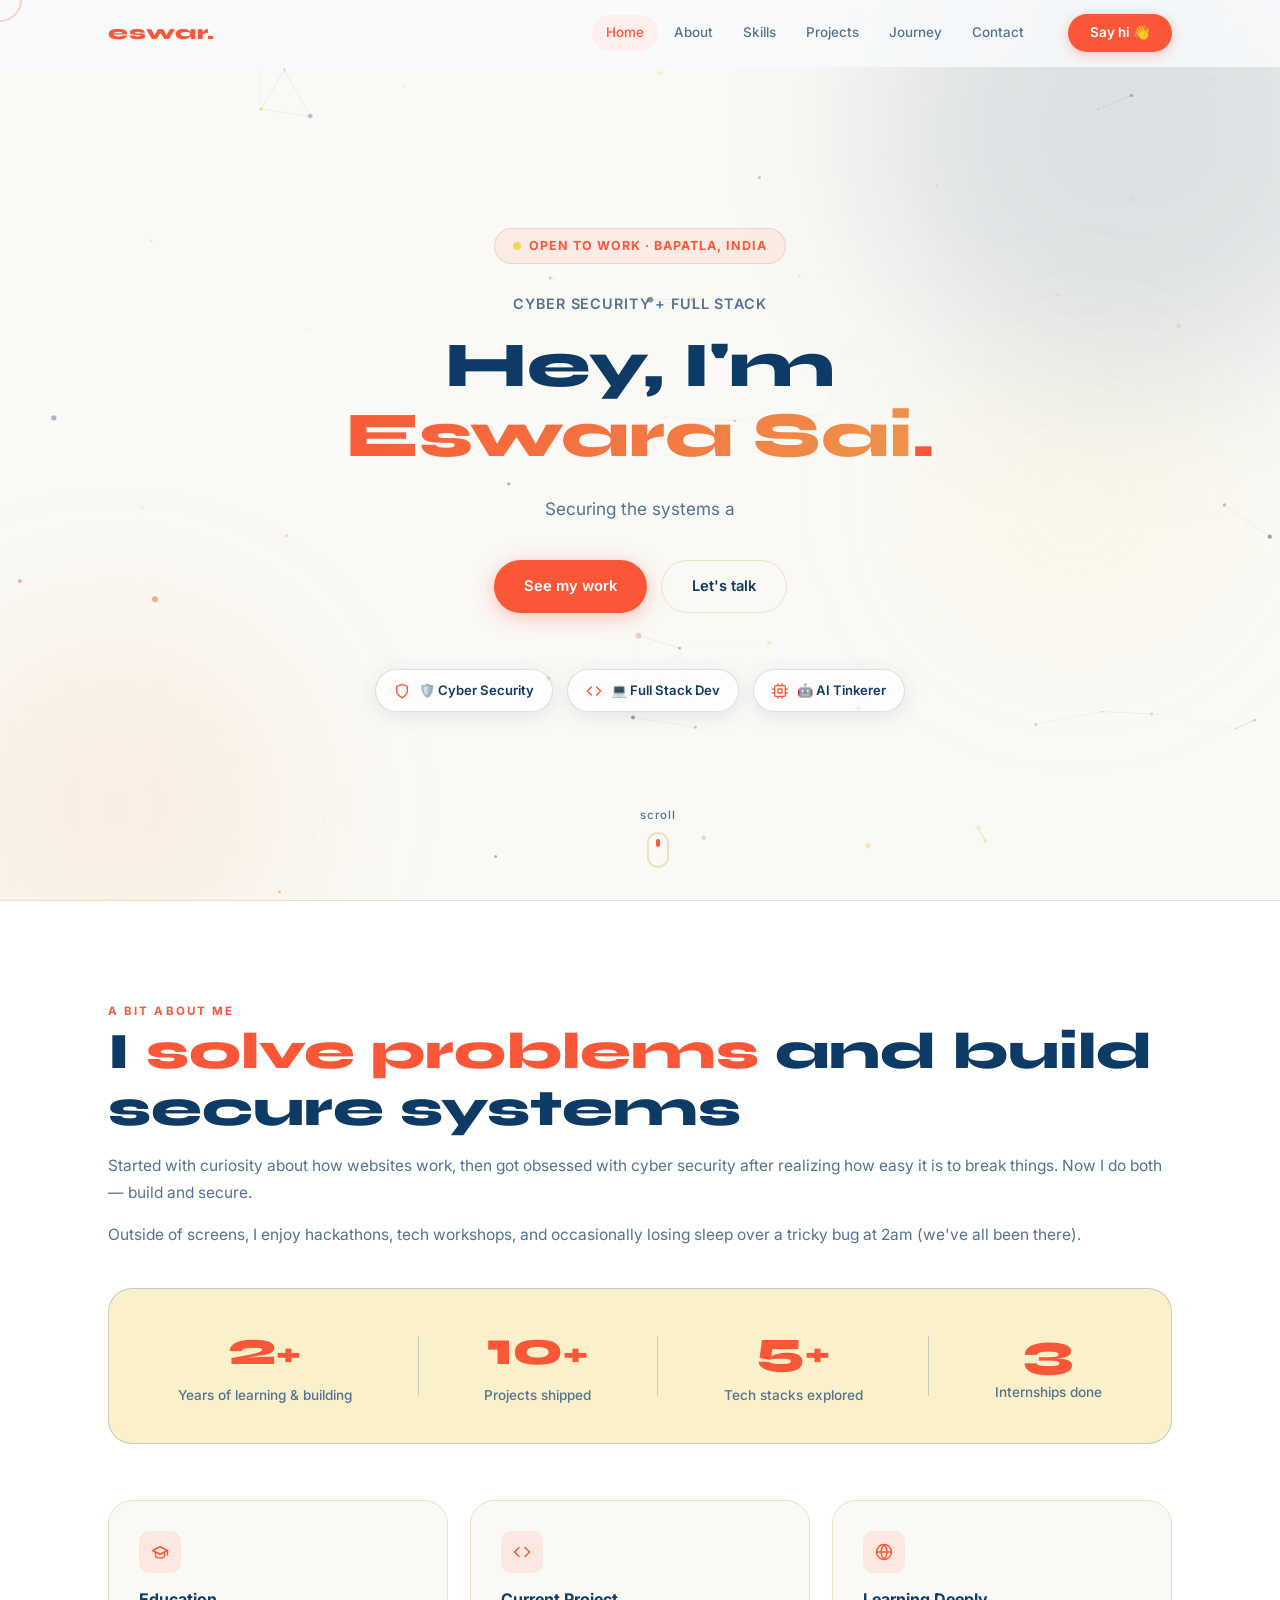
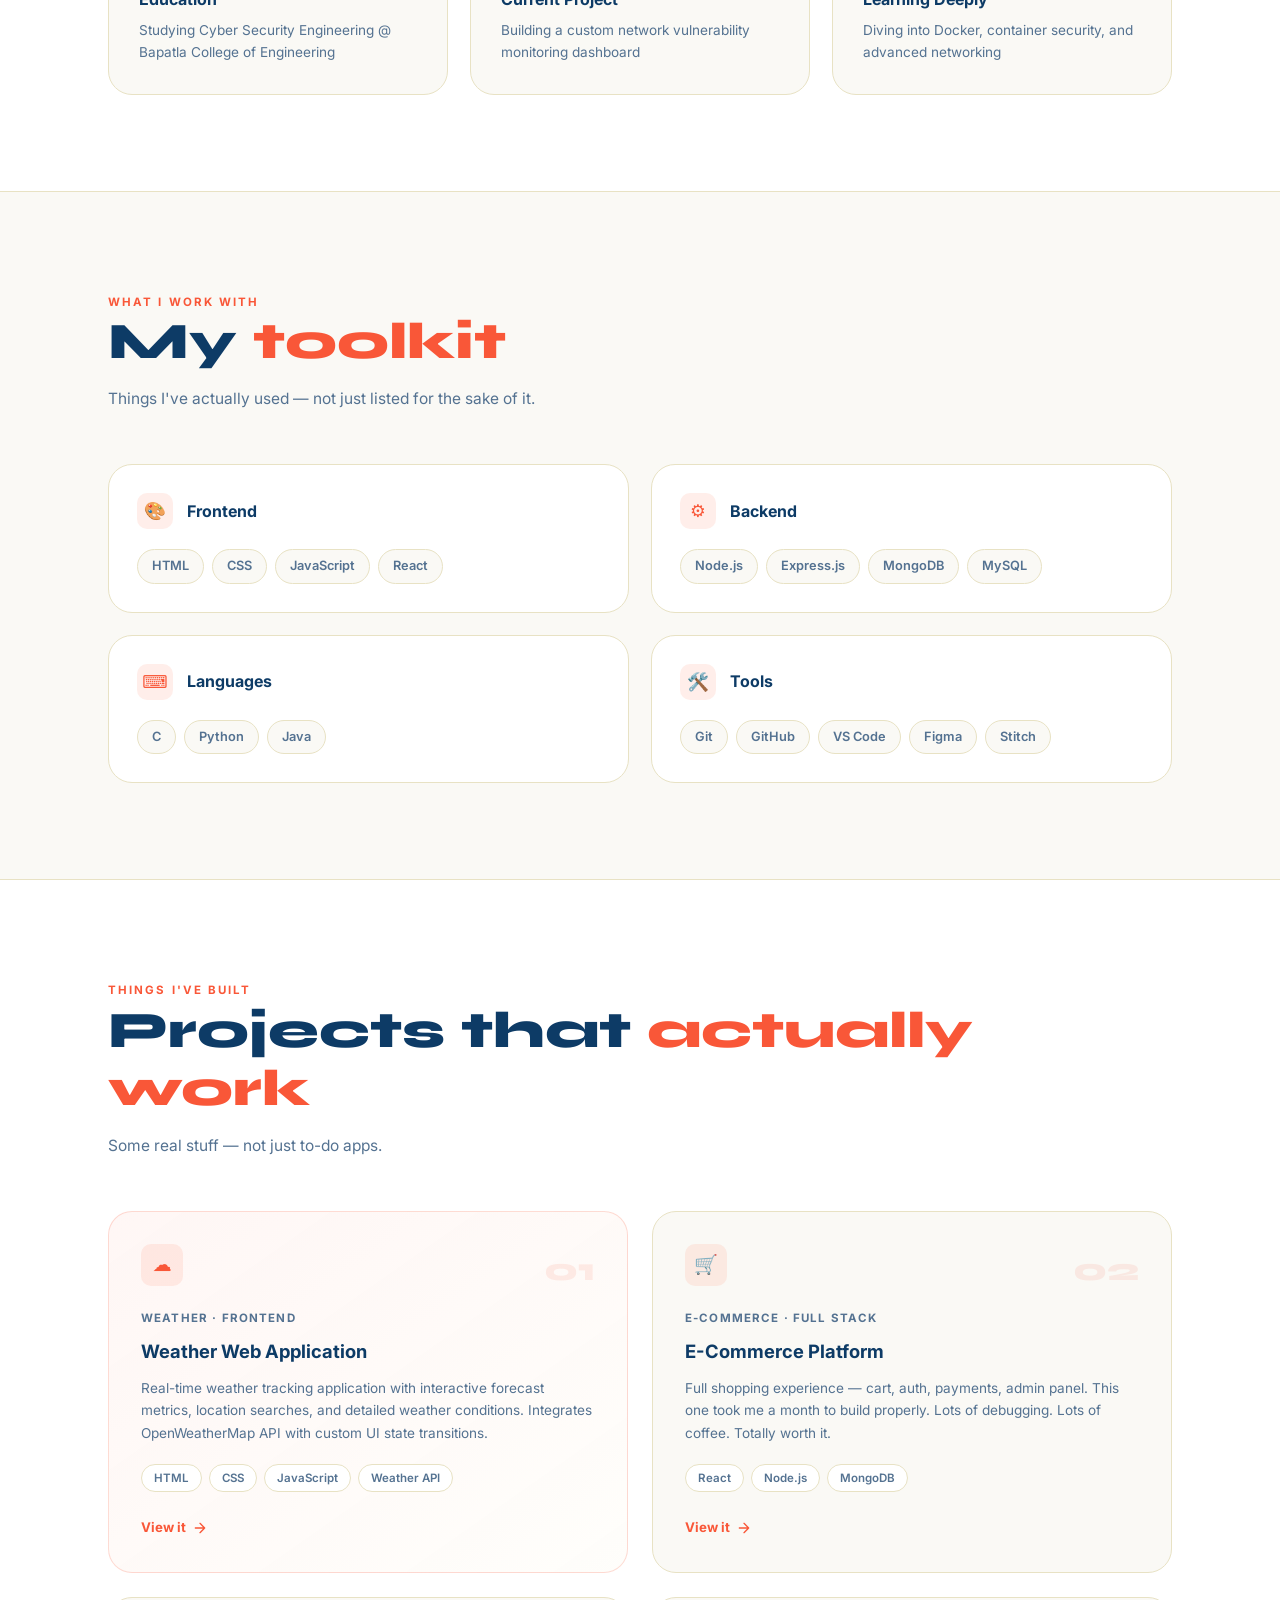
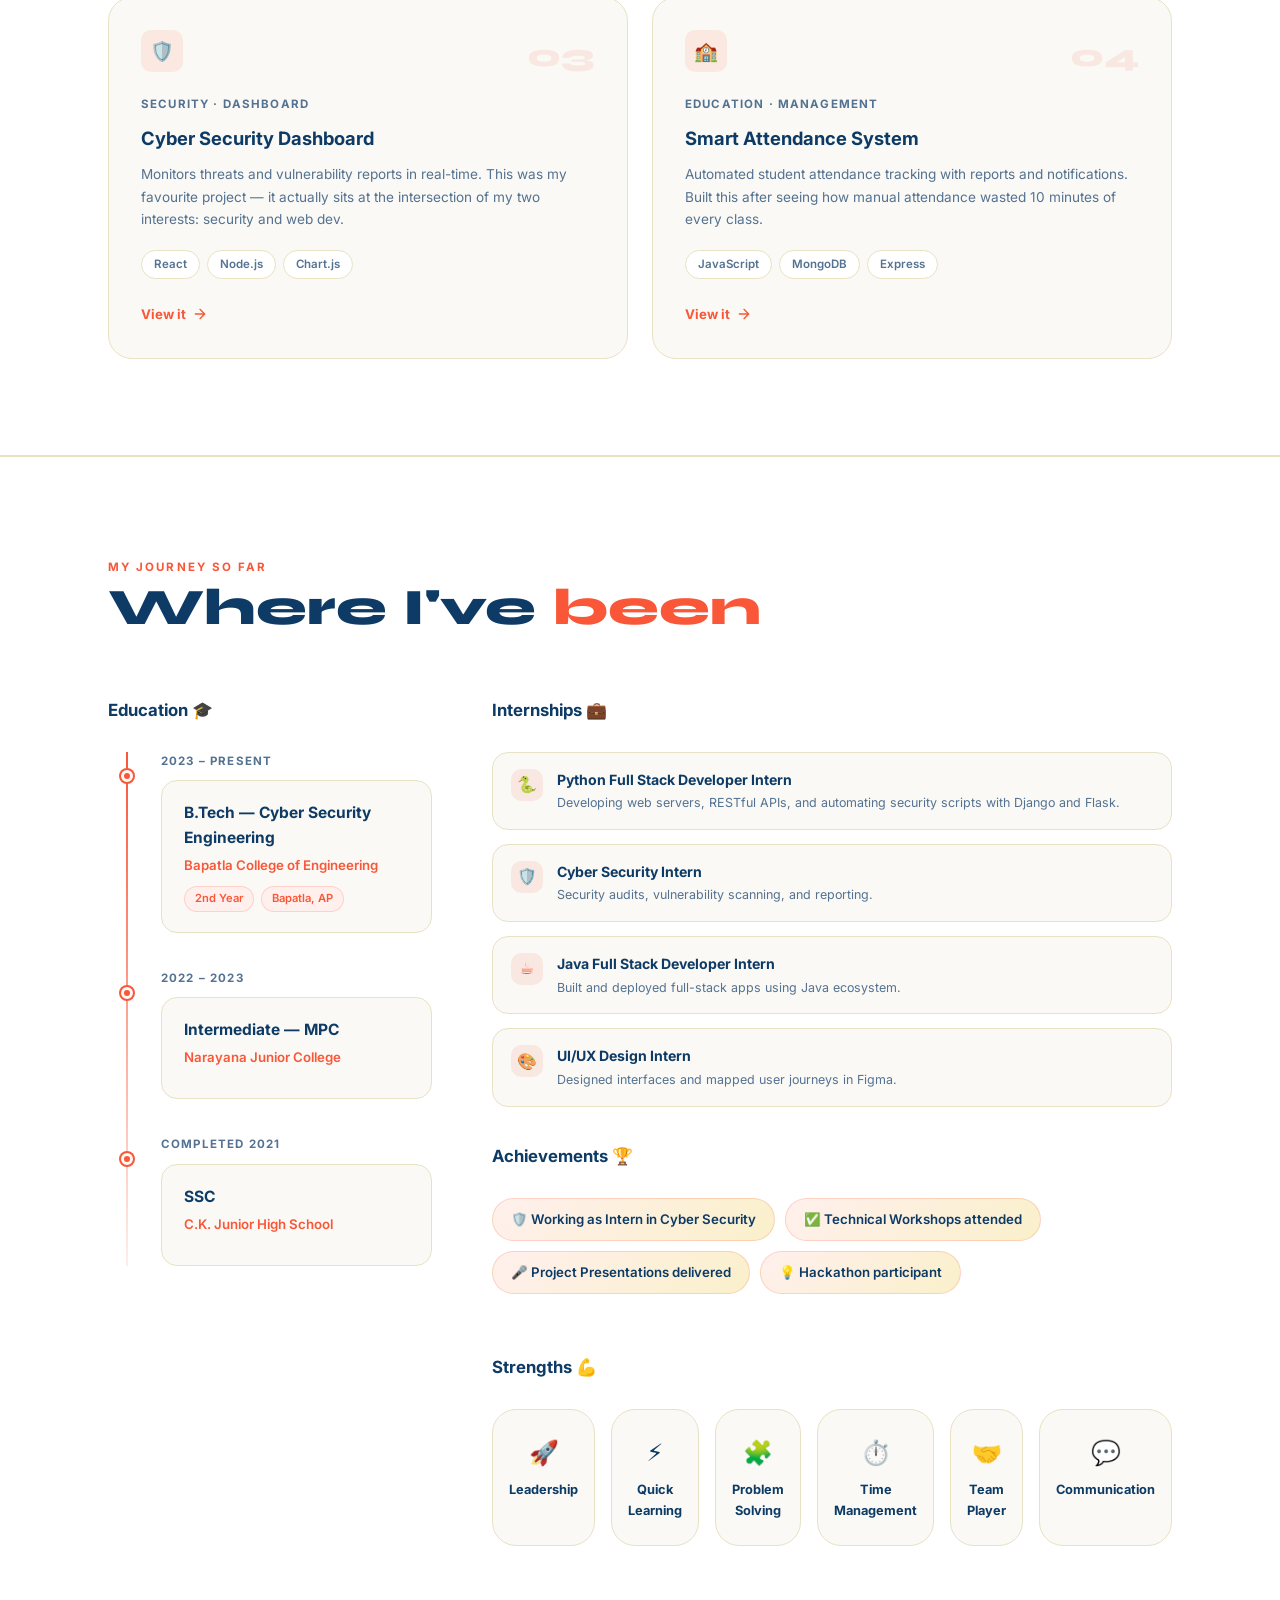
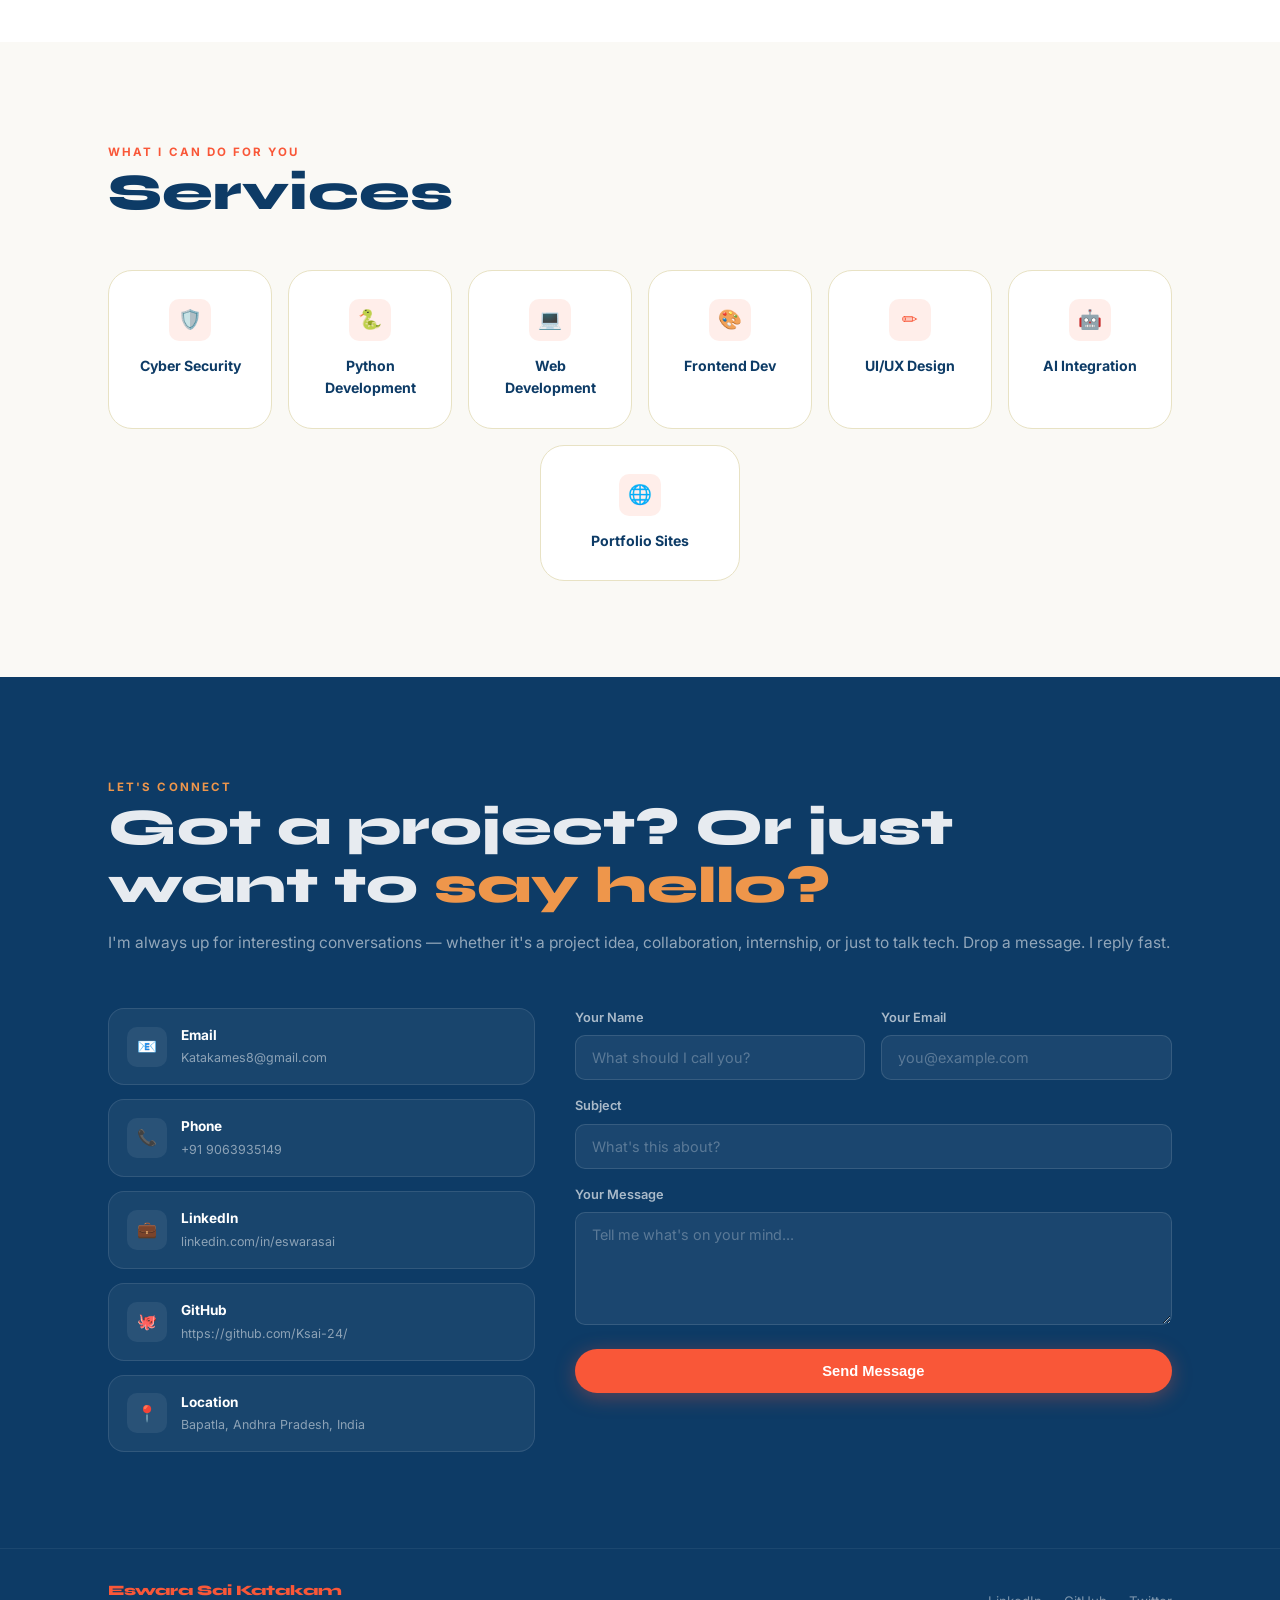
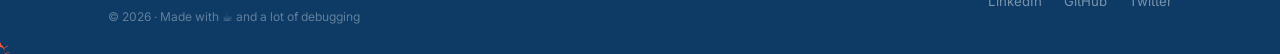
<file: index.html>
<!DOCTYPE html>
<html lang="en">

<head>
  <meta charset="UTF-8" />
  <meta name="viewport" content="width=device-width, initial-scale=1.0" />
  <meta name="description"
    content="Eswara Sai Katakam — Cyber Security student & Full Stack Developer from Bapatla. I build things for the web and try to keep them secure." />
  <title>Eswara Sai · Portfolio</title>
  <link rel="preconnect" href="https://fonts.googleapis.com" />
  <link rel="preconnect" href="https://fonts.gstatic.com" crossorigin />
  <link
    href="https://fonts.googleapis.com/css2?family=Inter:wght@400;500;600;700;800&family=Syne:wght@700;800&family=Caveat:wght@500;700&display=swap"
    rel="stylesheet" />
  <link rel="stylesheet" href="style.css" />
</head>

<body>

  <!-- NAV -->
  <header class="navbar" id="navbar">
    <div class="nav-container">
      <a href="#home" class="nav-logo">eswar<span>.</span></a>
      <nav class="nav-links" id="navLinks">
        <a href="#home" class="nav-link active">Home</a>
        <a href="#about" class="nav-link">About</a>
        <a href="#skills" class="nav-link">Skills</a>
        <a href="#projects" class="nav-link">Projects</a>
        <a href="#experience" class="nav-link">Journey</a>
        <a href="#contact" class="nav-link">Contact</a>
      </nav>
      <a href="mailto:eswarasai@example.com" class="btn-hire" id="nav-hire">Say hi 👋</a>
      <button class="hamburger" id="hamburger" aria-label="menu">
        <span></span>
        <span></span>
        <span></span>
      </button>
    </div>
  </header>

  <main>

    <!-- ── HERO ── -->
    <section class="hero" id="home">
      <canvas id="heroCanvas"></canvas>
      <div class="hero-shape s1"></div>
      <div class="hero-shape s2"></div>
      <div class="hero-shape s3"></div>

      <div class="hero-content">
        <div class="hero-badge">
          <span class="badge-pulse"></span> Open to work · Bapatla, India
        </div>
        <p class="hero-role">Cyber Security + Full Stack</p>
        <h1 class="hero-name">
          Hey, I'm <span class="name-k">Eswara Sai</span><span class="dot">.</span>
        </h1>
        <p class="hero-desc"></p>
        <div class="hero-cta">
          <a href="#projects" class="btn-primary" id="hero-work-btn">See my work</a>
          <a href="#contact" class="btn-outline" id="hero-talk-btn">Let's talk</a>
        </div>
        <div class="hero-glass-cards">
          <div class="glass-card gc1">
            <svg xmlns="http://www.w3.org/2000/svg" viewBox="0 0 24 24" fill="none" stroke="currentColor"
              stroke-width="2" stroke-linecap="round" stroke-linejoin="round">
              <path d="M12 22s8-4 8-10V5l-8-3-8 3v7c0 6 8 10 8 10z"></path>
            </svg>
            <span>🛡️ Cyber Security</span>
          </div>
          <div class="glass-card gc2">
            <svg xmlns="http://www.w3.org/2000/svg" viewBox="0 0 24 24" fill="none" stroke="currentColor"
              stroke-width="2" stroke-linecap="round" stroke-linejoin="round">
              <polyline points="16 18 22 12 16 6"></polyline>
              <polyline points="8 6 2 12 8 18"></polyline>
            </svg>
            <span>💻 Full Stack Dev</span>
          </div>
          <div class="glass-card gc3">
            <svg xmlns="http://www.w3.org/2000/svg" viewBox="0 0 24 24" fill="none" stroke="currentColor"
              stroke-width="2" stroke-linecap="round" stroke-linejoin="round">
              <rect x="4" y="4" width="16" height="16" rx="2" ry="2"></rect>
              <rect x="9" y="9" width="6" height="6"></rect>
              <line x1="9" y1="1" x2="9" y2="4"></line>
              <line x1="15" y1="1" x2="15" y2="4"></line>
              <line x1="9" y1="20" x2="9" y2="23"></line>
              <line x1="15" y1="20" x2="15" y2="23"></line>
              <line x1="20" y1="9" x2="23" y2="9"></line>
              <line x1="20" y1="15" x2="23" y2="15"></line>
              <line x1="1" y1="9" x2="4" y2="9"></line>
              <line x1="1" y1="15" x2="4" y2="15"></line>
            </svg>
            <span>🤖 AI Tinkerer</span>
          </div>
        </div>
      </div>

      <div class="hero-scroll" id="scroll-cue">
        <span>scroll</span>
        <div class="scroll-wheel"></div>
      </div>
    </section>

    <!-- ── ABOUT ── -->
    <section class="about section reveal" id="about">
      <div class="container">
        <span class="section-eyebrow">A bit about me</span>
        <h2 class="section-heading">
          I <span class="accent">solve problems</span> and build secure systems
        </h2>
        <p class="section-sub">
          Started with curiosity about how websites work, then got obsessed with
          cyber security after realizing how easy it is to break things.
          Now I do both — build and secure.
        </p>
        <p class="section-sub">
          Outside of screens, I enjoy hackathons, tech workshops, and occasionally
          losing sleep over a tricky bug at 2am (we've all been there).
        </p>

        <div class="about-stats">
          <div class="astat">
            <span class="astat-num" data-target="2">0</span><span class="astat-plus">+</span>
            <p>Years of learning & building</p>
          </div>
          <div class="astat-line"></div>
          <div class="astat">
            <span class="astat-num" data-target="10">0</span><span class="astat-plus">+</span>
            <p>Projects shipped</p>
          </div>
          <div class="astat-line"></div>
          <div class="astat">
            <span class="astat-num" data-target="5">0</span><span class="astat-plus">+</span>
            <p>Tech stacks explored</p>
          </div>
          <div class="astat-line"></div>
          <div class="astat">
            <span class="astat-num" data-target="3">0</span>
            <p>Internships done</p>
          </div>
        </div>

        <div class="about-cards">
          <div class="about-card">
            <div class="ac-icon">
              <svg xmlns="http://www.w3.org/2000/svg" viewBox="0 0 24 24" fill="none" stroke="currentColor"
                stroke-width="2" stroke-linecap="round" stroke-linejoin="round">
                <path d="M22 10v6M2 10l10-5 10 5-10 5z"></path>
                <path d="M6 12v5c0 2 2 3 6 3s6-1 6-3v-5"></path>
              </svg>
            </div>
            <h3>Education</h3>
            <p>Studying Cyber Security Engineering @ Bapatla College of Engineering</p>
          </div>
          <div class="about-card">
            <div class="ac-icon">
              <svg xmlns="http://www.w3.org/2000/svg" viewBox="0 0 24 24" fill="none" stroke="currentColor"
                stroke-width="2" stroke-linecap="round" stroke-linejoin="round">
                <polyline points="16 18 22 12 16 6"></polyline>
                <polyline points="8 6 2 12 8 18"></polyline>
              </svg>
            </div>
            <h3>Current Project</h3>
            <p>Building a custom network vulnerability monitoring dashboard</p>
          </div>
          <div class="about-card">
            <div class="ac-icon">
              <svg xmlns="http://www.w3.org/2000/svg" viewBox="0 0 24 24" fill="none" stroke="currentColor"
                stroke-width="2" stroke-linecap="round" stroke-linejoin="round">
                <circle cx="12" cy="12" r="10"></circle>
                <line x1="2" y1="12" x2="22" y2="12"></line>
                <path d="M12 2a15.3 15.3 0 0 1 4 10 15.3 15.3 0 0 1-4 10 15.3 15.3 0 0 1-4-10 15.3 15.3 0 0 1 4-10z">
                </path>
              </svg>
            </div>
            <h3>Learning Deeply</h3>
            <p>Diving into Docker, container security, and advanced networking</p>
          </div>
        </div>
      </div>
    </section>

    <!-- ── SKILLS ── -->
    <section class="skills section reveal" id="skills">
      <div class="container">
        <span class="section-eyebrow">What I work with</span>
        <h2 class="section-heading">My <span class="accent">toolkit</span></h2>
        <p class="section-sub">Things I've actually used — not just listed for the sake of it.</p>

        <div class="skills-grid">
          <div class="skill-group">
            <div class="sg-header">
              <span class="sg-icon">🎨</span>
              <h3>Frontend</h3>
            </div>
            <div class="skill-pills">
              <span class="skill-pill">HTML</span>
              <span class="skill-pill">CSS</span>
              <span class="skill-pill">JavaScript</span>
              <span class="skill-pill">React</span>
            </div>
          </div>

          <div class="skill-group">
            <div class="sg-header">
              <span class="sg-icon">⚙️</span>
              <h3>Backend</h3>
            </div>
            <div class="skill-pills">
              <span class="skill-pill">Node.js</span>
              <span class="skill-pill">Express.js</span>
              <span class="skill-pill">MongoDB</span>
              <span class="skill-pill">MySQL</span>
            </div>
          </div>

          <div class="skill-group">
            <div class="sg-header">
              <span class="sg-icon">⌨️</span>
              <h3>Languages</h3>
            </div>
            <div class="skill-pills">
              <span class="skill-pill">C</span>
              <span class="skill-pill">Python</span>
              <span class="skill-pill">Java</span>
            </div>
          </div>

          <div class="skill-group">
            <div class="sg-header">
              <span class="sg-icon">🛠️</span>
              <h3>Tools</h3>
            </div>
            <div class="skill-pills">
              <span class="skill-pill">Git</span>
              <span class="skill-pill">GitHub</span>
              <span class="skill-pill">VS Code</span>
              <span class="skill-pill">Figma</span>
              <span class="skill-pill">Stitch</span>
            </div>
          </div>
        </div>


      </div>
    </section>

    <!-- ── PROJECTS ── -->
    <section class="projects section" id="projects">
      <div class="container">
        <span class="section-eyebrow">Things I've built</span>
        <h2 class="section-heading">Projects that <span class="accent">actually work</span></h2>
        <p class="section-sub">Some real stuff — not just to-do apps.</p>

        <div class="projects-grid">
          <article class="proj-card featured">
            <div class="proj-top">
              <div class="proj-icon">☁️</div>
              <span class="proj-num">01</span>
            </div>
            <span class="proj-cat">Weather · Frontend</span>
            <h3>Weather Web Application</h3>
            <p>
              Real-time weather tracking application with interactive forecast metrics, location searches, and detailed
              weather conditions. Integrates OpenWeatherMap API with custom UI state transitions.
            </p>
            <div class="proj-techs">
              <span>HTML</span>
              <span>CSS</span>
              <span>JavaScript</span>
              <span>Weather API</span>
            </div>
            <a href="#" class="proj-link">
              View it
              <svg viewBox="0 0 24 24" fill="none" stroke="currentColor" stroke-width="2" stroke-linecap="round"
                stroke-linejoin="round">
                <path d="M5 12h14M12 5l7 7-7 7" />
              </svg>
            </a>
          </article>

          <article class="proj-card">
            <div class="proj-top">
              <div class="proj-icon">🛒</div>
              <span class="proj-num">02</span>
            </div>
            <span class="proj-cat">E-Commerce · Full Stack</span>
            <h3>E-Commerce Platform</h3>
            <p>
              Full shopping experience — cart, auth, payments, admin panel.
              This one took me a month to build properly. Lots of debugging.
              Lots of coffee. Totally worth it.
            </p>
            <div class="proj-techs">
              <span>React</span>
              <span>Node.js</span>
              <span>MongoDB</span>
            </div>
            <a href="#" class="proj-link">
              View it
              <svg viewBox="0 0 24 24" fill="none" stroke="currentColor" stroke-width="2" stroke-linecap="round"
                stroke-linejoin="round">
                <path d="M5 12h14M12 5l7 7-7 7" />
              </svg>
            </a>
          </article>

          <article class="proj-card">
            <div class="proj-top">
              <div class="proj-icon">🛡️</div>
              <span class="proj-num">03</span>
            </div>
            <span class="proj-cat">Security · Dashboard</span>
            <h3>Cyber Security Dashboard</h3>
            <p>
              Monitors threats and vulnerability reports in real-time.
              This was my favourite project — it actually sits at the intersection
              of my two interests: security and web dev.
            </p>
            <div class="proj-techs">
              <span>React</span>
              <span>Node.js</span>
              <span>Chart.js</span>
            </div>
            <a href="#" class="proj-link">
              View it
              <svg viewBox="0 0 24 24" fill="none" stroke="currentColor" stroke-width="2" stroke-linecap="round"
                stroke-linejoin="round">
                <path d="M5 12h14M12 5l7 7-7 7" />
              </svg>
            </a>
          </article>

          <article class="proj-card">
            <div class="proj-top">
              <div class="proj-icon">🏫</div>
              <span class="proj-num">04</span>
            </div>
            <span class="proj-cat">Education · Management</span>
            <h3>Smart Attendance System</h3>
            <p>
              Automated student attendance tracking with reports and notifications.
              Built this after seeing how manual attendance wasted 10 minutes
              of every class.
            </p>
            <div class="proj-techs">
              <span>JavaScript</span>
              <span>MongoDB</span>
              <span>Express</span>
            </div>
            <a href="#" class="proj-link">
              View it
              <svg viewBox="0 0 24 24" fill="none" stroke="currentColor" stroke-width="2" stroke-linecap="round"
                stroke-linejoin="round">
                <path d="M5 12h14M12 5l7 7-7 7" />
              </svg>
            </a>
          </article>
        </div>
      </div>
    </section>

    <!-- ── EXPERIENCE ── -->
    <section class="experience section reveal" id="experience">
      <div class="container">
        <span class="section-eyebrow">My journey so far</span>
        <h2 class="section-heading">Where I've <span class="accent">been</span></h2>

        <div class="exp-layout">
          <div>
            <h3 class="exp-sub-heading">Education 🎓</h3>
            <div class="timeline">
              <div class="tl-line"></div>

              <div class="tl-item">
                <div class="tl-dot"></div>
                <div class="tl-body">
                  <span class="tl-year">2023 – Present</span>
                  <div class="tl-card">
                    <h4>B.Tech — Cyber Security Engineering</h4>
                    <p class="tl-org">Bapatla College of Engineering</p>
                    <div class="tl-tags">
                      <span>2nd Year</span>
                      <span>Bapatla, AP</span>
                    </div>
                  </div>
                </div>
              </div>

              <div class="tl-item">
                <div class="tl-dot"></div>
                <div class="tl-body">
                  <span class="tl-year">2022 – 2023</span>
                  <div class="tl-card">
                    <h4>Intermediate — MPC</h4>
                    <p class="tl-org">Narayana Junior College</p>
                  </div>
                </div>
              </div>

              <div class="tl-item">
                <div class="tl-dot"></div>
                <div class="tl-body">
                  <span class="tl-year">Completed 2021</span>
                  <div class="tl-card">
                    <h4>SSC</h4>
                    <p class="tl-org">C.K. Junior High School</p>
                  </div>
                </div>
              </div>
            </div>
          </div>

          <div>
            <h3 class="exp-sub-heading">Internships 💼</h3>
            <div class="intern-cards">
              <div class="intern-card">
                <div class="ic-icon">🐍</div>
                <div>
                  <strong>Python Full Stack Developer Intern</strong>
                  <p>Developing web servers, RESTful APIs, and automating security scripts with Django and Flask.</p>
                </div>
              </div>
              <div class="intern-card">
                <div class="ic-icon">🛡️</div>
                <div>
                  <strong>Cyber Security Intern</strong>
                  <p>Security audits, vulnerability scanning, and reporting.</p>
                </div>
              </div>
              <div class="intern-card">
                <div class="ic-icon">☕</div>
                <div>
                  <strong>Java Full Stack Developer Intern</strong>
                  <p>Built and deployed full-stack apps using Java ecosystem.</p>
                </div>
              </div>
              <div class="intern-card">
                <div class="ic-icon">🎨</div>
                <div>
                  <strong>UI/UX Design Intern</strong>
                  <p>Designed interfaces and mapped user journeys in Figma.</p>
                </div>
              </div>
            </div>

            <h3 class="exp-sub-heading" style="margin-top:36px">Achievements 🏆</h3>
            <div class="achievements">
              <span class="ach-chip">🛡️ Working as Intern in Cyber Security</span>
              <span class="ach-chip">✅ Technical Workshops attended</span>
              <span class="ach-chip">🎤 Project Presentations delivered</span>
              <span class="ach-chip">💡 Hackathon participant</span>
            </div>

            <div class="strengths-wrap">
              <h3 class="exp-sub-heading">Strengths 💪</h3>
              <div class="strengths-grid">
                <div class="strength-card">
                  <div class="str-icon">🚀</div>
                  <h4>Leadership</h4>
                </div>
                <div class="strength-card">
                  <div class="str-icon">⚡</div>
                  <h4>Quick Learning</h4>
                </div>
                <div class="strength-card">
                  <div class="str-icon">🧩</div>
                  <h4>Problem Solving</h4>
                </div>
                <div class="strength-card">
                  <div class="str-icon">⏱️</div>
                  <h4>Time Management</h4>
                </div>
                <div class="strength-card">
                  <div class="str-icon">🤝</div>
                  <h4>Team Player</h4>
                </div>
                <div class="strength-card">
                  <div class="str-icon">💬</div>
                  <h4>Communication</h4>
                </div>
              </div>
            </div>
          </div>
        </div>
      </div>
    </section>

    <!-- ── SERVICES ── -->
    <section class="services section reveal" id="services">
      <div class="container">
        <span class="section-eyebrow">What I can do for you</span>
        <h2 class="section-heading">Services</h2>

        <div class="services-grid">
          <div class="svc-card">
            <div class="svc-icon">🛡️</div>
            <h3>Cyber Security</h3>
          </div>
          <div class="svc-card">
            <div class="svc-icon">🐍</div>
            <h3>Python Development</h3>
          </div>
          <div class="svc-card">
            <div class="svc-icon">💻</div>
            <h3>Web Development</h3>
          </div>
          <div class="svc-card">
            <div class="svc-icon">🎨</div>
            <h3>Frontend Dev</h3>
          </div>
          <div class="svc-card">
            <div class="svc-icon">✏️</div>
            <h3>UI/UX Design</h3>
          </div>
          <div class="svc-card">
            <div class="svc-icon">🤖</div>
            <h3>AI Integration</h3>
          </div>
          <div class="svc-card">
            <div class="svc-icon">🌐</div>
            <h3>Portfolio Sites</h3>
          </div>
        </div>
      </div>
    </section>

    <!-- ── CONTACT ── -->
    <section class="contact section reveal" id="contact">
      <div class="container">
        <span class="section-eyebrow">Let's connect</span>
        <h2 class="section-heading">Got a project? Or just want to <span class="accent">say hello?</span></h2>
        <p class="section-sub">
          I'm always up for interesting conversations —
          whether it's a project idea, collaboration, internship, or
          just to talk tech. Drop a message. I reply fast.
        </p>

        <div class="contact-layout">
          <div class="contact-info">
            <a href="mailto:Katakames8@gmail.com" class="ci-card">
              <div class="ci-icon">📧</div>
              <div>
                <strong>Email</strong>
                <p>Katakames8@gmail.com</p>
              </div>
            </a>
            <a href="tel:+9190639351489" class="ci-card">
              <div class="ci-icon">📞</div>
              <div>
                <strong>Phone</strong>
                <p>+91 9063935149</p>
              </div>
            </a>
            <a href="https://linkedin.com" target="_blank" class="ci-card">
              <div class="ci-icon">💼</div>
              <div>
                <strong>LinkedIn</strong>
                <p>linkedin.com/in/eswarasai</p>
              </div>
            </a>
            <a href="https://github.com" target="_blank" class="ci-card">
              <div class="ci-icon">🐙</div>
              <div>
                <strong>GitHub</strong>
                <p>https://github.com/Ksai-24/</p>
              </div>
            </a>
            <div class="ci-card">
              <div class="ci-icon">📍</div>
              <div>
                <strong>Location</strong>
                <p>Bapatla, Andhra Pradesh, India</p>
              </div>
            </div>
          </div>

          <form class="contact-form" id="contactForm" novalidate>
            <div class="form-row">
              <div class="form-group">
                <label for="fname">Your Name</label>
                <input type="text" id="fname" name="fname" placeholder="What should I call you?" required />
              </div>
              <div class="form-group">
                <label for="femail">Your Email</label>
                <input type="email" id="femail" name="femail" placeholder="you@example.com" required />
              </div>
            </div>
            <div class="form-group">
              <label for="fsubject">Subject</label>
              <input type="text" id="fsubject" name="fsubject" placeholder="What's this about?" />
            </div>
            <div class="form-group">
              <label for="fmessage">Your Message</label>
              <textarea id="fmessage" name="fmessage" rows="5" placeholder="Tell me what's on your mind..."
                required></textarea>
            </div>
            <button type="submit" class="btn-primary btn-full" id="send-btn">
              Send Message
            </button>
          </form>
        </div>
      </div>
    </section>

  </main>

  <!-- FOOTER -->
  <footer class="footer" id="footer">
    <div class="footer-inner">
      <div class="footer-brand">
        <span class="footer-logo">Eswara Sai Katakam</span>
        <p>© 2026 · Made with ☕ and a lot of debugging</p>
      </div>
      <div class="footer-links">
        <a href="https://linkedin.com" target="_blank" id="fl-li">LinkedIn</a>
        <a href="https://github.com" target="_blank" id="fl-gh">GitHub</a>
        <a href="https://twitter.com" target="_blank" id="fl-tw">Twitter</a>
      </div>
    </div>
  </footer>

  <div class="cursor-dot" id="cursorDot"></div>
  <div class="cursor-ring" id="cursorRing"></div>

  <script src="main.js"></script>
</body>

</html>
</file>
<file: style.css>
/* ════════════════════════════════════════════════════
   ESWARA SAI KATAKAM — PORTFOLIO STYLESHEET
   Primary: #4F46E5  Secondary: #D1FAE5  BG: #F8FAFC
   ════════════════════════════════════════════════════ */

@import url('https://fonts.googleapis.com/css2?family=Inter:wght@300;400;500;600;700;800;900&family=Syne:wght@700;800&display=swap');

/* ── Variables ──────────────────────────────────────── */
:root {
  --bg:        #FAF9F5; /* Ultra light cream derived from #FAF0CA */
  --bg2:       #FAF0CA; /* Cream */
  --surface:   #FFFFFF; /* White */
  --border:    #E8E2C4; /* Soft border matching cream */
  --text:      #0D3B66; /* Deep Navy Blue */
  --muted:     #547291; /* Muted Navy Blue */
  --accent:    #F95738; /* Coral Red */
  --accent-lt: #FFF0ED; /* Very light Coral for hover highlights */
  --accent2:   #EE964B; /* Warm Orange */
  --mint:      #FAF0CA; /* Cream as a highlight */
  --mint-dk:   #F4D35E; /* Yellow/Gold */
  --warn:      #F4D35E; /* Yellow/Gold */
  --danger:    #F95738; /* Coral Red */
  --navy:      #0D3B66; /* Deep Navy Blue */
  --r-sm:  10px;
  --r-md:  16px;
  --r-lg:  24px;
  --r-xl:  32px;
  --sh-sm: 0 1px 6px rgba(13,59,102,.07);
  --sh-md: 0 4px 24px rgba(13,59,102,.12);
  --sh-lg: 0 12px 48px rgba(13,59,102,.18);
  --t: .3s cubic-bezier(.4,0,.2,1);
  --font: 'Inter', system-ui, sans-serif;
  --disp: 'Syne', 'Inter', sans-serif;
}

/* ── Reset ──────────────────────────────────────────── */
*, *::before, *::after { box-sizing: border-box; margin: 0; padding: 0; }
html { scroll-behavior: smooth; font-size: 16px; }
body {
  font-family: var(--font);
  background: var(--bg);
  color: var(--text);
  overflow-x: hidden;
  cursor: none;
  line-height: 1.6;
}
img { display: block; max-width: 100%; }
a { text-decoration: none; color: inherit; }
ul { list-style: none; }
button { border: none; background: none; cursor: none; }

/* ── Custom Cursor (Spider-Man) ─────────────────────── */
.cursor-dot, .cursor-ring {
  position: fixed; pointer-events: none; z-index: 9999;
  transform: translate(-50%,-50%);
}
.cursor-dot {
  width: 28px; height: 28px;
  background: url("data:image/svg+xml,%3Csvg xmlns='http://www.w3.org/2000/svg' viewBox='0 0 64 64'%3E%3Cpath fill='%23F95738' d='M32 6c-1.5 0-2.7 1.2-2.7 2.7 0 .9.4 1.7 1.1 2.2C27 12.4 24.5 15 23 18l-9-5.5c-.4-.2-.8-.1-1 .3-.2.4-.1.8.3 1l9.2 5.6c-1 2.5-1.5 5.2-1.5 8.1 0 1 .1 2 .2 3L11 28c-.4-.1-.8.1-.9.5-.1.4.1.8.5.9l10.5 2.6c.8 3.2 2.3 6 4.3 8.2L19 48c-.3.3-.3.8 0 1.1.3.3.8.3 1.1 0l6.6-7.8c2 1.6 4.3 2.5 5.3 2.5s3.3-.9 5.3-2.5l6.6 7.8c.3.3.8.3 1.1 0 .3-.3.3-.8 0-1.1l-6.4-7.8c2-2.2 3.5-5 4.3-8.2L53.4 29.4c.4-.1.6-.5.5-.9-.1-.4-.5-.6-.9-.5l-10.2 2.5c.1-1 .2-2 .2-3 0-2.9-.5-5.6-1.5-8.1l9.2-5.6c.4-.2.5-.7.3-1-.2-.4-.7-.5-1-.3L41 18c-1.5-3-4-5.6-7.4-7.1.7-.5 1.1-1.3 1.1-2.2C34.7 7.2 33.5 6 32 6zm0 10c3.5 0 6.6 2 8.8 5.2 1.8 2.6 2.9 6 2.9 9.8 0 4.5-1.5 8.5-3.9 11.2C37.6 44.8 34.9 46 32 46s-5.6-1.2-7.8-3.8c-2.4-2.7-3.9-6.7-3.9-11.2 0-3.8 1.1-7.2 2.9-9.8C25.4 18 28.5 16 32 16z'/%3E%3C/svg%3E") no-repeat center/contain;
  transition: opacity .2s, transform .2s;
}
.cursor-ring {
  width: 44px; height: 44px;
  border: 2px solid rgba(249,87,56,.25);
  border-radius: 50%;
  transition: width .2s, height .2s, border-color .2s;
}

/* ── Utilities ──────────────────────────────────────── */
.container { max-width: 1120px; margin: 0 auto; padding: 0 28px; }
.section   { padding: 96px 0; }
.section-eyebrow {
  font-size: .72rem; font-weight: 700; letter-spacing: .18em;
  text-transform: uppercase; color: var(--accent); margin-bottom: 14px;
}
.section-heading {
  font-family: var(--disp);
  font-size: clamp(2rem, 4.5vw, 3.2rem);
  font-weight: 800; line-height: 1.13; color: var(--text);
}
.section-heading.center { text-align: center; }
.section-sub {
  font-size: .97rem; color: var(--muted); line-height: 1.75; margin-top: 14px;
}
.section-sub.center { text-align: center; }
.accent { color: var(--accent); }
.center { text-align: center; }

/* ── Reveal animation ────────────────────────────────── */
.reveal {
  opacity: 0; transform: translateY(28px);
  transition: opacity .7s ease, transform .7s ease;
}
.reveal.visible { opacity: 1; transform: translateY(0); }

/* ── Buttons ─────────────────────────────────────────── */
.btn-primary {
  display: inline-flex; align-items: center; gap: 9px;
  background: var(--accent); color: #fff;
  padding: 14px 30px; border-radius: 50px;
  font-weight: 600; font-size: .92rem;
  box-shadow: 0 4px 20px rgba(249,87,56,.35);
  transition: var(--t);
}
.btn-primary:hover {
  background: var(--accent2);
  box-shadow: 0 8px 32px rgba(249,87,56,.45);
  transform: translateY(-2px);
}
.btn-primary svg { width:18px; height:18px; }
.btn-outline {
  display: inline-flex; align-items: center;
  padding: 14px 30px; border-radius: 50px;
  border: 1.5px solid var(--border);
  font-weight: 600; font-size: .92rem; color: var(--text);
  transition: var(--t);
}
.btn-outline:hover {
  border-color: var(--accent); color: var(--accent);
  background: var(--accent-lt); transform: translateY(-2px);
}
.btn-full { width: 100%; justify-content: center; margin-top: 8px; }

/* ════════════════════════════════════════════════════
   NAVBAR
   ════════════════════════════════════════════════════ */
.navbar {
  position: fixed; top: 0; left: 0; right: 0; z-index: 900;
  background: rgba(248,250,252,.88);
  backdrop-filter: blur(20px); -webkit-backdrop-filter: blur(20px);
  border-bottom: 1px solid transparent;
  transition: border-color .3s, box-shadow .3s;
}
.navbar.scrolled { border-color: var(--border); box-shadow: 0 2px 20px rgba(13,59,102,.06); }
.nav-container {
  max-width: 1120px; margin: 0 auto; padding: 0 28px;
  height: 66px; display: flex; align-items: center; gap: 20px;
}
.nav-logo {
  font-family: var(--disp); font-size: 1.25rem; font-weight: 800;
  color: var(--accent); letter-spacing: .05em; flex-shrink: 0;
}
.nav-links {
  display: flex; align-items: center; gap: 2px; margin-left: auto;
}
.nav-link {
  font-size: .84rem; font-weight: 500; padding: 7px 14px;
  border-radius: 50px; color: var(--muted); transition: var(--t);
}
.nav-link:hover, .nav-link.active { color: var(--accent); background: var(--accent-lt); }
.btn-hire {
  margin-left: 10px; background: var(--accent); color: #fff;
  padding: 8px 22px; border-radius: 50px;
  font-size: .84rem; font-weight: 600;
  box-shadow: 0 3px 14px rgba(249,87,56,.3); transition: var(--t);
}
.btn-hire:hover { background: var(--accent2); transform: translateY(-1px); }
.hamburger { display: none; flex-direction: column; gap: 5px; padding: 4px; margin-left: auto; }
.hamburger span { display: block; width: 22px; height: 2px; background: var(--text); border-radius: 2px; transition: var(--t); }

/* ════════════════════════════════════════════════════
   HERO
   ════════════════════════════════════════════════════ */
.hero {
  min-height: 100vh; position: relative; overflow: hidden;
  display: flex; flex-direction: column;
  justify-content: center; align-items: center;
  text-align: center; padding: 120px 28px 80px;
}
/* Animated background shapes */
.hero-shape {
  position: absolute; border-radius: 50%; filter: blur(80px);
  pointer-events: none; animation: floatShape 8s ease-in-out infinite;
}
.s1 { width:500px; height:500px; background:rgba(13,59,102,.12); top:-120px; right:-100px; animation-delay:0s; }
.s2 { width:350px; height:350px; background:rgba(238,150,75,.1);  bottom:-80px; left:-60px; animation-delay:-3s; }
.s3 { width:280px; height:280px; background:rgba(244,211,94,.08); top:40%; right:5%; animation-delay:-5s; }
@keyframes floatShape {
  0%,100% { transform: translateY(0) scale(1); }
  50%      { transform: translateY(-30px) scale(1.05); }
}
#heroCanvas { position:absolute; inset:0; pointer-events:none; z-index:0; }

.hero-content { position: relative; z-index: 1; max-width: 780px; }

.hero-badge {
  display: inline-flex; align-items: center; gap: 8px;
  background: rgba(249,87,56,.08); border: 1px solid rgba(249,87,56,.2);
  color: var(--accent); padding: 7px 18px; border-radius: 50px;
  font-size: .78rem; font-weight: 700; letter-spacing: .08em;
  text-transform: uppercase; margin-bottom: 28px;
  animation: fadeDown .8s ease both;
}
.badge-pulse {
  width: 8px; height: 8px; border-radius: 50%; background: var(--mint-dk);
  animation: pulse 1.6s ease-in-out infinite; display: inline-block;
}
@keyframes pulse { 0%,100%{opacity:1;transform:scale(1)} 50%{opacity:.4;transform:scale(.85)} }

.hero-role {
  font-size: .9rem; font-weight: 600; letter-spacing: .06em;
  text-transform: uppercase; color: var(--muted); margin-bottom: 16px;
  animation: fadeDown .8s .1s ease both;
}
.hero-name {
  font-family: var(--disp);
  font-size: clamp(2rem, 5.5vw, 4rem);
  font-weight: 800; line-height: 1.1; color: var(--text);
  margin-bottom: 22px;
  animation: fadeDown .8s .2s ease both;
}
.hero-name .dot { color: var(--accent); }
.hero-name .name-k {
  background: linear-gradient(135deg, var(--accent), var(--accent2));
  -webkit-background-clip: text; -webkit-text-fill-color: transparent;
  background-clip: text;
}
.hero-desc {
  font-size: 1.08rem; color: var(--muted); line-height: 1.75;
  max-width: 580px; margin: 0 auto 36px;
  animation: fadeDown .8s .3s ease both;
}
.hero-cta {
  display: flex; gap: 14px; justify-content: center; flex-wrap: wrap;
  margin-bottom: 56px; animation: fadeDown .8s .4s ease both;
}

/* Floating glass cards */
.hero-glass-cards {
  display: flex; gap: 14px; justify-content: center; flex-wrap: wrap;
  animation: fadeDown .8s .5s ease both;
}
.glass-card {
  display: flex; align-items: center; gap: 9px;
  background: rgba(255,255,255,.7);
  backdrop-filter: blur(12px); -webkit-backdrop-filter: blur(12px);
  border: 1px solid rgba(13,59,102,.15);
  padding: 10px 18px; border-radius: 50px;
  font-size: .82rem; font-weight: 600; color: var(--text);
  box-shadow: 0 4px 20px rgba(13,59,102,.1);
  transition: var(--t);
}
.glass-card:hover { transform: translateY(-3px); box-shadow: var(--sh-md); }
.glass-card svg { width:16px; height:16px; color: var(--accent); flex-shrink:0; }
.gc1 { animation: floatCard 5s ease-in-out infinite; }
.gc2 { animation: floatCard 5s 1.5s ease-in-out infinite; }
.gc3 { animation: floatCard 5s 3s ease-in-out infinite; }
@keyframes floatCard { 0%,100%{transform:translateY(0)} 50%{transform:translateY(-8px)} }

/* Scroll indicator */
.hero-scroll {
  position: absolute; bottom: 32px; left: 50%; transform: translateX(-50%);
  display: flex; flex-direction: column; align-items: center; gap: 8px;
  font-size: .72rem; font-weight: 500; color: var(--muted); letter-spacing: .08em;
  animation: fadeDown 1s .8s ease both; z-index: 1;
}
.scroll-wheel {
  width: 22px; height: 36px; border: 2px solid var(--border);
  border-radius: 11px; position: relative;
}
.scroll-wheel::after {
  content: ''; position: absolute;
  width: 4px; height: 8px; background: var(--accent);
  border-radius: 2px; top: 5px; left: 50%; transform: translateX(-50%);
  animation: scrollBall 1.8s ease-in-out infinite;
}
@keyframes scrollBall { 0%,100%{top:5px;opacity:1} 100%{top:20px;opacity:0} }
@keyframes fadeDown { from{opacity:0;transform:translateY(-16px)} to{opacity:1;transform:translateY(0)} }

/* ════════════════════════════════════════════════════
   ABOUT
   ════════════════════════════════════════════════════ */
.about { background: var(--surface); border-top:1px solid var(--border); border-bottom:1px solid var(--border); }
.about-stats {
  display: flex; align-items: center; gap: 0;
  background: var(--bg2); border: 1px solid rgba(13,59,102,.2);
  border-radius: var(--r-lg); padding: 36px 48px; margin: 40px 0 56px;
  justify-content: space-around; flex-wrap: wrap; gap: 24px;
}
.astat { text-align: center; }
.astat-num {
  font-family: var(--disp); font-size: 3rem; font-weight: 800;
  color: var(--accent); line-height: 1;
}
.astat-plus { font-family: var(--disp); font-size: 2rem; font-weight: 800; color: var(--accent); }
.astat p { font-size: .85rem; color: var(--muted); font-weight: 500; margin-top: 6px; }
.astat-line { width:1px; height:60px; background:rgba(13,59,102,.2); }

.about-cards {
  display: grid; grid-template-columns: repeat(3,1fr); gap: 22px; margin-top: 0;
}
.about-card {
  background: var(--bg); border: 1px solid var(--border);
  border-radius: var(--r-lg); padding: 30px;
  transition: var(--t);
}
.about-card:hover {
  transform: translateY(-5px); box-shadow: var(--sh-md);
  border-color: rgba(249,87,56,.25);
}
.ac-icon {
  width: 42px; height: 42px; border-radius: var(--r-sm);
  background: rgba(249,87,56,.1); color: var(--aic, var(--accent));
  display: flex; align-items: center; justify-content: center; margin-bottom: 14px;
  font-size: 1.2rem;
}
.ac-icon svg { width:18px; height:18px; }
.about-card h3 { font-size: 1rem; font-weight: 700; margin-bottom: 8px; }
.about-card p  { font-size: .85rem; color: var(--muted); line-height: 1.6; }

/* ════════════════════════════════════════════════════
   SKILLS
   ════════════════════════════════════════════════════ */
.skills { background: var(--bg); }
.skills-grid {
  display: grid; grid-template-columns: repeat(2,1fr);
  gap: 22px; margin-top: 52px;
}
.skill-group {
  background: var(--surface); border: 1px solid var(--border);
  border-radius: var(--r-lg); padding: 28px;
  transition: var(--t);
}
.skill-group:hover { box-shadow: var(--sh-md); border-color: rgba(249,87,56,.2); transform: translateY(-3px); }
.sg-header { display: flex; align-items: center; gap: 14px; margin-bottom: 20px; }
.sg-icon {
  width:36px; height:36px; border-radius: var(--r-sm);
  background: rgba(249,87,56,.1); color: var(--sgi, var(--accent));
  display: flex; align-items: center; justify-content: center; flex-shrink:0;
  font-size: 1.1rem;
}
.sg-icon svg { width:16px; height:16px; }
.sg-header h3 { font-size:1rem; font-weight:700; }
.skill-pills { display: flex; flex-wrap: wrap; gap: 8px; }
.skill-pill {
  background: var(--bg); border: 1px solid var(--border);
  padding: 6px 14px; border-radius: 50px;
  font-size: .8rem; font-weight: 600; color: var(--muted);
  transition: var(--t);
}
.skill-pill:hover {
  background: var(--accent-lt); color: var(--accent);
  border-color: rgba(249,87,56,.3);
}

/* Skill bars */
.skill-bars {
  background: var(--surface); border: 1px solid var(--border);
  border-radius: var(--r-lg); padding: 36px; margin-top: 22px;
}
.sb-heading { font-size: 1rem; font-weight: 700; margin-bottom: 28px; }
.sb-item {
  display: grid; grid-template-columns: 160px 1fr 48px;
  align-items: center; gap: 16px; margin-bottom: 20px;
}
.sb-item span:first-child { font-size: .85rem; font-weight: 600; }
.sb-track {
  height: 8px; background: var(--bg2); border-radius: 4px; overflow: hidden;
}
.sb-fill {
  height: 100%; width: 0; border-radius: 4px;
  background: linear-gradient(90deg, var(--accent), var(--accent2));
  transition: width 1.3s cubic-bezier(.4,0,.2,1);
}
.sb-val { font-size: .8rem; font-weight: 700; color: var(--accent); text-align: right; }

/* ════════════════════════════════════════════════════
   PROJECTS
   ════════════════════════════════════════════════════ */
.projects { background: var(--surface); border-top:1px solid var(--border); border-bottom:1px solid var(--border); }
.projects-grid {
  display: grid; grid-template-columns: repeat(2,1fr);
  gap: 24px; margin-top: 52px;
}
.proj-card {
  background: var(--bg); border: 1px solid var(--border);
  border-radius: var(--r-lg); padding: 32px;
  position: relative; overflow: hidden; transition: var(--t);
  opacity: 0; transform: translateY(28px);
  transition: opacity .7s ease, transform .7s ease, box-shadow .3s, border-color .3s;
}
.proj-card.visible { opacity: 1; transform: translateY(0); }
.proj-card::after {
  content: ''; position: absolute;
  inset: 0; border-radius: var(--r-lg);
  background: linear-gradient(135deg, rgba(249,87,56,.04), transparent);
  opacity: 0; transition: var(--t);
}
.proj-card:hover::after { opacity: 1; }
.proj-card:hover { transform: translateY(-6px); box-shadow: var(--sh-lg); border-color: rgba(249,87,56,.3); }
.proj-card.featured { background: linear-gradient(145deg,rgba(249,87,56,.05),rgba(250,240,202,.08)); border-color:rgba(249,87,56,.2); }
.proj-card.featured:hover { border-color: rgba(249,87,56,.4); }
.proj-top { display:flex; justify-content:space-between; align-items:flex-start; margin-bottom:14px; }
.proj-icon {
  width:42px; height:42px; background:rgba(249,87,56,.1); color: var(--pi, var(--accent));
  border-radius: var(--r-sm); display:flex; align-items:center; justify-content:center;
  font-size: 1.2rem;
}
.proj-icon svg { width:18px; height:18px; }
.proj-num { font-family: var(--disp); font-size: 2rem; font-weight: 800; color: rgba(249,87,56,.1); }
.proj-cat { font-size:.72rem; font-weight:700; letter-spacing:.1em; text-transform:uppercase; color:var(--muted); margin-bottom:10px; display:block; }
.proj-card h3 { font-size:1.15rem; font-weight:700; margin-bottom:10px; }
.proj-card p  { font-size:.85rem; color:var(--muted); line-height:1.65; margin-bottom:20px; }
.proj-techs { display:flex; flex-wrap:wrap; gap:7px; margin-bottom:22px; }
.proj-techs span {
  background: var(--surface); border:1px solid var(--border);
  padding:4px 12px; border-radius:50px;
  font-size:.72rem; font-weight:600; color:var(--muted);
}
.proj-link {
  display:inline-flex; align-items:center; gap:6px;
  font-size:.83rem; font-weight:700; color:var(--accent);
  transition: var(--t);
}
.proj-link svg { width:16px; height:16px; }
.proj-link:hover { gap:10px; }

/* ════════════════════════════════════════════════════
   SERVICES
   ════════════════════════════════════════════════════ */
.services { background: var(--bg); }
.services-grid {
  display:flex; flex-wrap:wrap; gap:16px;
  justify-content:center; margin-top:48px;
}
.svc-card {
  background: var(--surface); border:1px solid var(--border);
  border-radius: var(--r-lg); padding:28px 24px;
  display:flex; flex-direction:column; align-items:center; gap:14px;
  min-width:160px; flex:1 1 160px; max-width:200px;
  text-align:center; transition: var(--t);
}
.svc-card:hover { transform:translateY(-5px); box-shadow:var(--sh-md); border-color:rgba(249,87,56,.25); }
.svc-icon {
  width:42px; height:42px; border-radius:var(--r-sm);
  background:rgba(249,87,56,.1); color: var(--sv, var(--accent));
  display:flex; align-items:center; justify-content:center;
  font-size: 1.2rem;
}
.svc-icon svg { width:18px; height:18px; }
.svc-card h3 { font-size:.88rem; font-weight:700; }

/* ════════════════════════════════════════════════════
   EXPERIENCE
   ════════════════════════════════════════════════════ */
.experience { background: var(--surface); border-top:1px solid var(--border); }
.exp-layout { display:grid; grid-template-columns:1fr 1fr; gap:60px; margin-top:60px; }
.exp-sub-heading { font-size:1.05rem; font-weight:700; margin-bottom:28px; color:var(--text); }

/* Timeline */
.timeline { position:relative; }
.tl-line {
  position:absolute; left:18px; top:0; bottom:0; width:2px;
  background: linear-gradient(to bottom, var(--accent), rgba(249,87,56,.1));
}
.tl-item { display:flex; gap:28px; margin-bottom:36px; position:relative; }
.tl-dot {
  flex-shrink:0; width:12px; height:12px; border-radius:50%;
  background: var(--td, var(--accent));
  border:3px solid var(--bg);
  box-shadow:0 0 0 2px var(--td, var(--accent));
  margin-top:18px; position:relative; z-index:1; margin-left:13px;
}
.tl-body { flex:1; }
.tl-year {
  font-size:.72rem; font-weight:700; letter-spacing:.1em;
  text-transform:uppercase; color:var(--muted); margin-bottom:10px; display:block;
}
.tl-card {
  background:var(--bg); border:1px solid var(--border);
  border-radius:var(--r-md); padding:20px 22px; transition:var(--t);
}
.tl-card:hover { box-shadow:var(--sh-md); border-color:rgba(249,87,56,.2); transform:translateX(4px); }
.tl-card h4 { font-size:.97rem; font-weight:700; margin-bottom:4px; }
.tl-org { font-size:.83rem; color:var(--accent); font-weight:600; margin-bottom:10px; }
.tl-tags { display:flex; gap:7px; flex-wrap:wrap; }
.tl-tags span {
  background:var(--accent-lt); color:var(--accent);
  border:1px solid rgba(249,87,56,.2);
  font-size:.7rem; font-weight:600; padding:3px 10px; border-radius:50px;
}

/* Internships */
.intern-cards { display:flex; flex-direction:column; gap:14px; }
.intern-card {
  display:flex; gap:14px; align-items:flex-start;
  background:var(--bg); border:1px solid var(--border);
  border-radius:var(--r-md); padding:16px 18px; transition:var(--t);
}
.intern-card:hover { box-shadow:var(--sh-md); border-color:rgba(249,87,56,.2); transform:translateX(4px); }
.ic-icon {
  flex-shrink:0; width:32px; height:32px; border-radius:var(--r-sm);
  background:rgba(249,87,56,.1); color:var(--ici, var(--accent));
  display:flex; align-items:center; justify-content:center;
  font-size: 1rem;
}
.ic-icon svg { width:14px; height:14px; }
.intern-card strong { font-size:.88rem; font-weight:700; display:block; margin-bottom:3px; }
.intern-card p { font-size:.78rem; color:var(--muted); line-height:1.5; }

/* Achievements */
.achievements { display:flex; flex-wrap:wrap; gap:10px; }
.ach-chip {
  display:inline-flex; align-items:center; gap:8px;
  background: linear-gradient(135deg, var(--accent-lt), var(--mint));
  border:1px solid rgba(249,87,56,.2);
  padding:10px 18px; border-radius:50px;
  font-size:.83rem; font-weight:600; color:var(--text); transition:var(--t);
}
.ach-chip:hover { transform:translateY(-2px); box-shadow:var(--sh-sm); }

/* Strengths */
.strengths-wrap { margin-top:60px; }
.strengths-grid {
  display:grid; grid-template-columns:repeat(6,1fr);
  gap:16px; margin-top:28px;
}
.strength-card {
  background:var(--bg); border:1px solid var(--border);
  border-radius:var(--r-lg); padding:24px 16px; text-align:center;
  transition:var(--t);
}
.strength-card:hover { transform:translateY(-5px); box-shadow:var(--sh-md); border-color:rgba(249,87,56,.25); }
.str-icon { font-size:1.5rem; margin-bottom:8px; }
.strength-card h4 { font-size:.8rem; font-weight:700; }

/* ════════════════════════════════════════════════════
   CONTACT
   ════════════════════════════════════════════════════ */
.contact { background: var(--navy); }
.contact .section-eyebrow { color: var(--accent2); }
.contact .section-heading,
.contact .section-sub { color: rgba(255,255,255,.9); }
.contact .section-sub { color: rgba(255,255,255,.55); }
.contact .accent { color: var(--accent2); }

.contact-layout { display:grid; grid-template-columns:1fr 1.4fr; gap:40px; margin-top:52px; }

.contact-info { display:flex; flex-direction:column; gap:14px; }
.ci-card {
  display:flex; align-items:center; gap:14px;
  background:rgba(255,255,255,.05); border:1px solid rgba(255,255,255,.1);
  border-radius:var(--r-md); padding:16px 18px; transition:var(--t);
}
.ci-card:hover { background:rgba(249,87,56,.15); border-color:rgba(249,87,56,.4); transform:translateX(4px); }
.ci-icon {
  flex-shrink:0; width:40px; height:40px; border-radius:var(--r-sm);
  background:rgba(255,255,255,.07); color:var(--cii, var(--accent));
  display:flex; align-items:center; justify-content:center;
}
.ci-icon svg { width:18px; height:18px; }
.ci-card strong { font-size:.85rem; font-weight:700; color:#fff; display:block; margin-bottom:2px; }
.ci-card p { font-size:.78rem; color:rgba(255,255,255,.5); }

/* Form */
.contact-form { display:flex; flex-direction:column; gap:16px; }
.form-row { display:grid; grid-template-columns:1fr 1fr; gap:16px; }
.form-group { display:flex; flex-direction:column; gap:7px; }
.form-group label { font-size:.8rem; font-weight:600; color:rgba(255,255,255,.65); }
.form-group input,
.form-group textarea {
  background:rgba(255,255,255,.06); border:1px solid rgba(255,255,255,.12);
  border-radius:var(--r-sm); padding:13px 16px;
  color:#fff; font-size:.9rem; font-family:var(--font); outline:none; resize:vertical;
  transition:var(--t);
}
.form-group input::placeholder,
.form-group textarea::placeholder { color:rgba(255,255,255,.28); }
.form-group input:focus,
.form-group textarea:focus {
  border-color:var(--accent); background:rgba(249,87,56,.1);
  box-shadow:0 0 0 3px rgba(249,87,56,.18);
}

/* ════════════════════════════════════════════════════
   FOOTER
   ════════════════════════════════════════════════════ */
.footer {
  background:var(--navy); border-top:1px solid rgba(255,255,255,.06); padding:28px 0;
}
.footer-inner {
  max-width:1120px; margin:0 auto; padding:0 28px;
  display:flex; align-items:center; justify-content:space-between; flex-wrap:wrap; gap:12px;
}
.footer-logo { font-family:var(--disp); font-size:.9rem; font-weight:800; color:var(--accent); }
.footer-brand p { font-size:.75rem; color:rgba(255,255,255,.35); margin-top:4px; }
.footer-links { display:flex; gap:22px; }
.footer-links a { font-size:.83rem; color:rgba(255,255,255,.45); transition:var(--t); }
.footer-links a:hover { color:var(--accent2); }

/* ════════════════════════════════════════════════════
   RESPONSIVE
   ════════════════════════════════════════════════════ */
@media (max-width: 1024px) {
  .strengths-grid { grid-template-columns:repeat(3,1fr); }
}
@media (max-width: 900px) {
  .about-cards      { grid-template-columns:1fr; }
  .skills-grid      { grid-template-columns:1fr; }
  .projects-grid    { grid-template-columns:1fr; }
  .exp-layout       { grid-template-columns:1fr; }
  .contact-layout   { grid-template-columns:1fr; }
  .astat-line       { display:none; }
  .about-stats      { flex-direction:column; gap:24px; text-align:center; padding:28px 24px; }
  .sb-item          { grid-template-columns:120px 1fr 40px; }
  .strengths-grid   { grid-template-columns:repeat(3,1fr); }
}
@media (max-width: 640px) {
  .section          { padding: 64px 0; }
  .hero             { padding: 100px 20px 60px; }
  .hero-name        { font-size: clamp(2.4rem,10vw,4rem); }
  .nav-links        {
    display:none; flex-direction:column;
    position:fixed; inset:66px 0 0 0;
    background:rgba(248,250,252,.97); backdrop-filter:blur(20px);
    padding:28px 28px; z-index:800; gap:4px;
  }
  .nav-links.open   { display:flex; }
  .hamburger        { display:flex; }
  .btn-hire         { display:none; }
  .nav-link         { font-size:1.1rem; padding:12px 0; }
  .form-row         { grid-template-columns:1fr; }
  .strengths-grid   { grid-template-columns:repeat(2,1fr); }
  .services-grid    { flex-direction:column; }
  .svc-card         { max-width:100%; }
  .sb-item          { grid-template-columns:1fr; gap:6px; }
  .sb-item .sb-val  { text-align:left; }
  .section-heading  { font-size:1.8rem; }
}

/* ── Scrollbar ──────────────────────────────────────── */
::-webkit-scrollbar { width:6px; }
::-webkit-scrollbar-track { background:var(--bg); }
::-webkit-scrollbar-thumb { background:var(--accent); border-radius:3px; }
</file>
